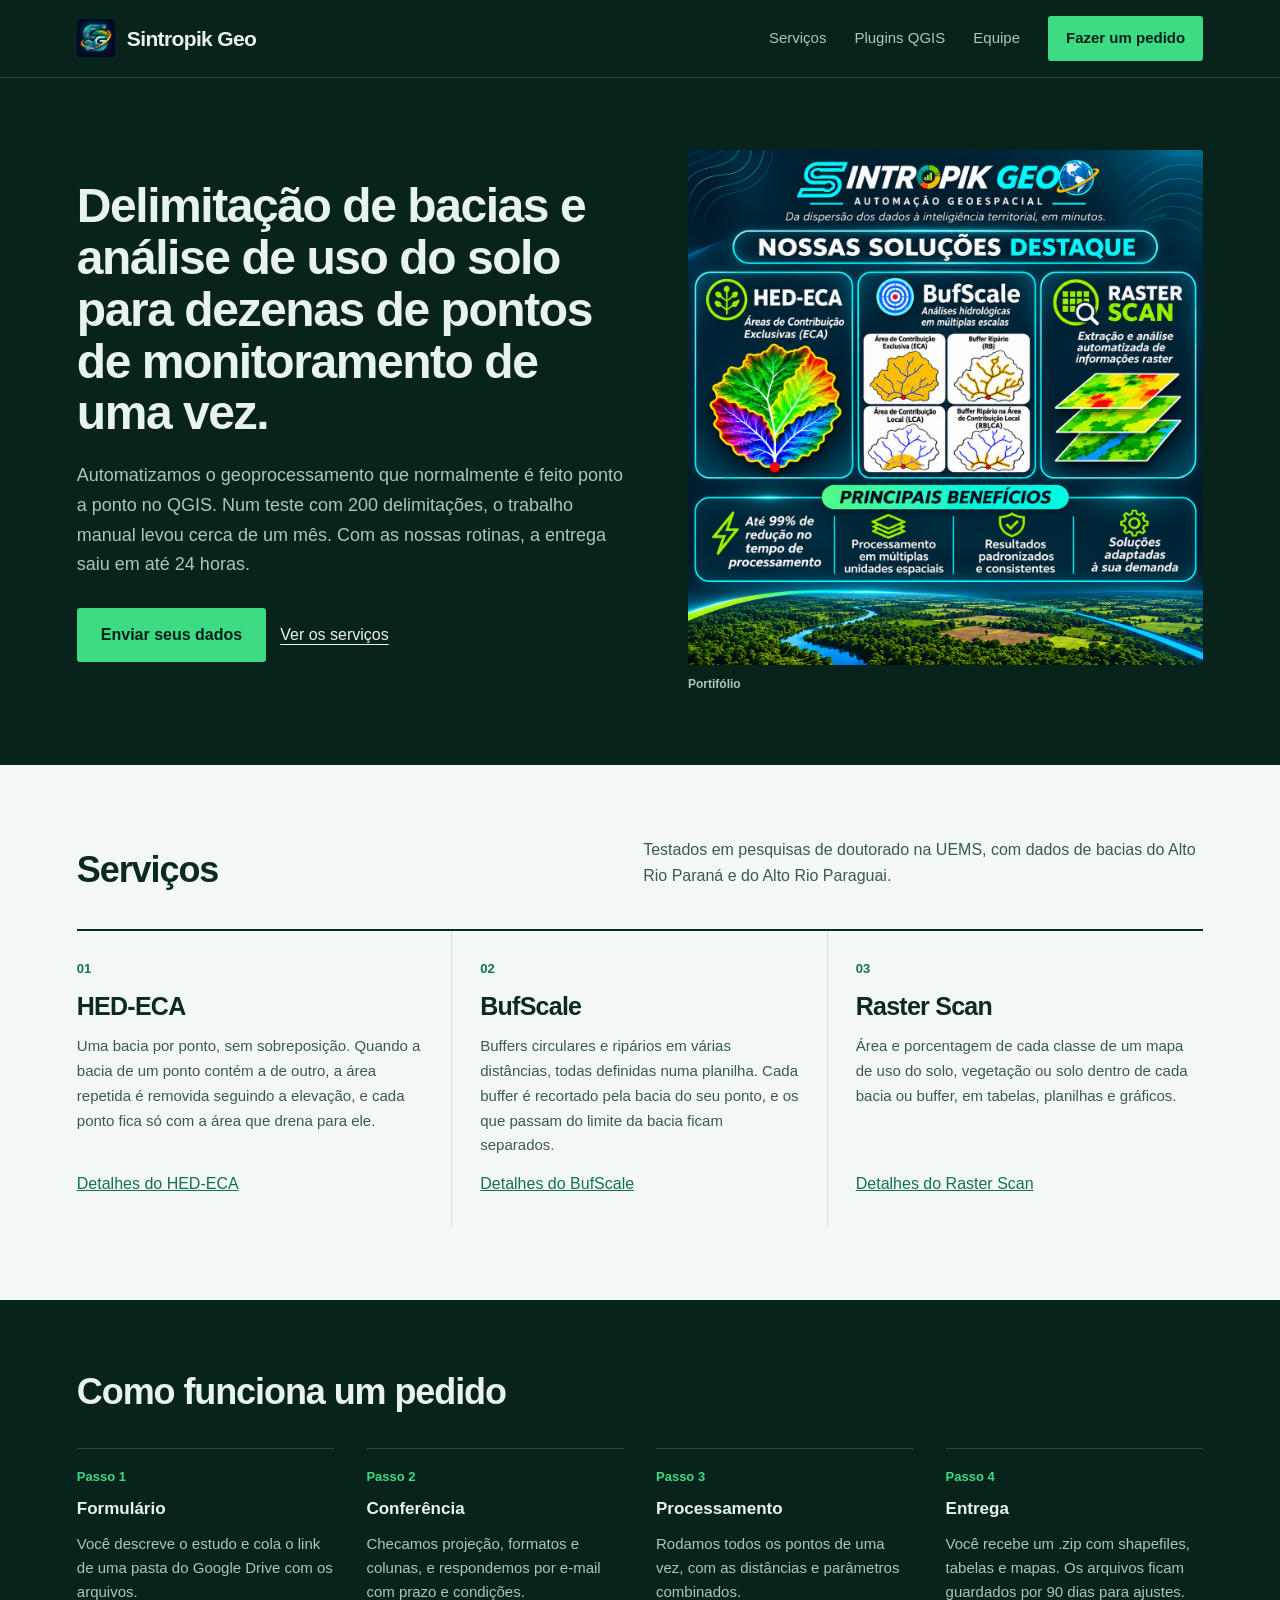
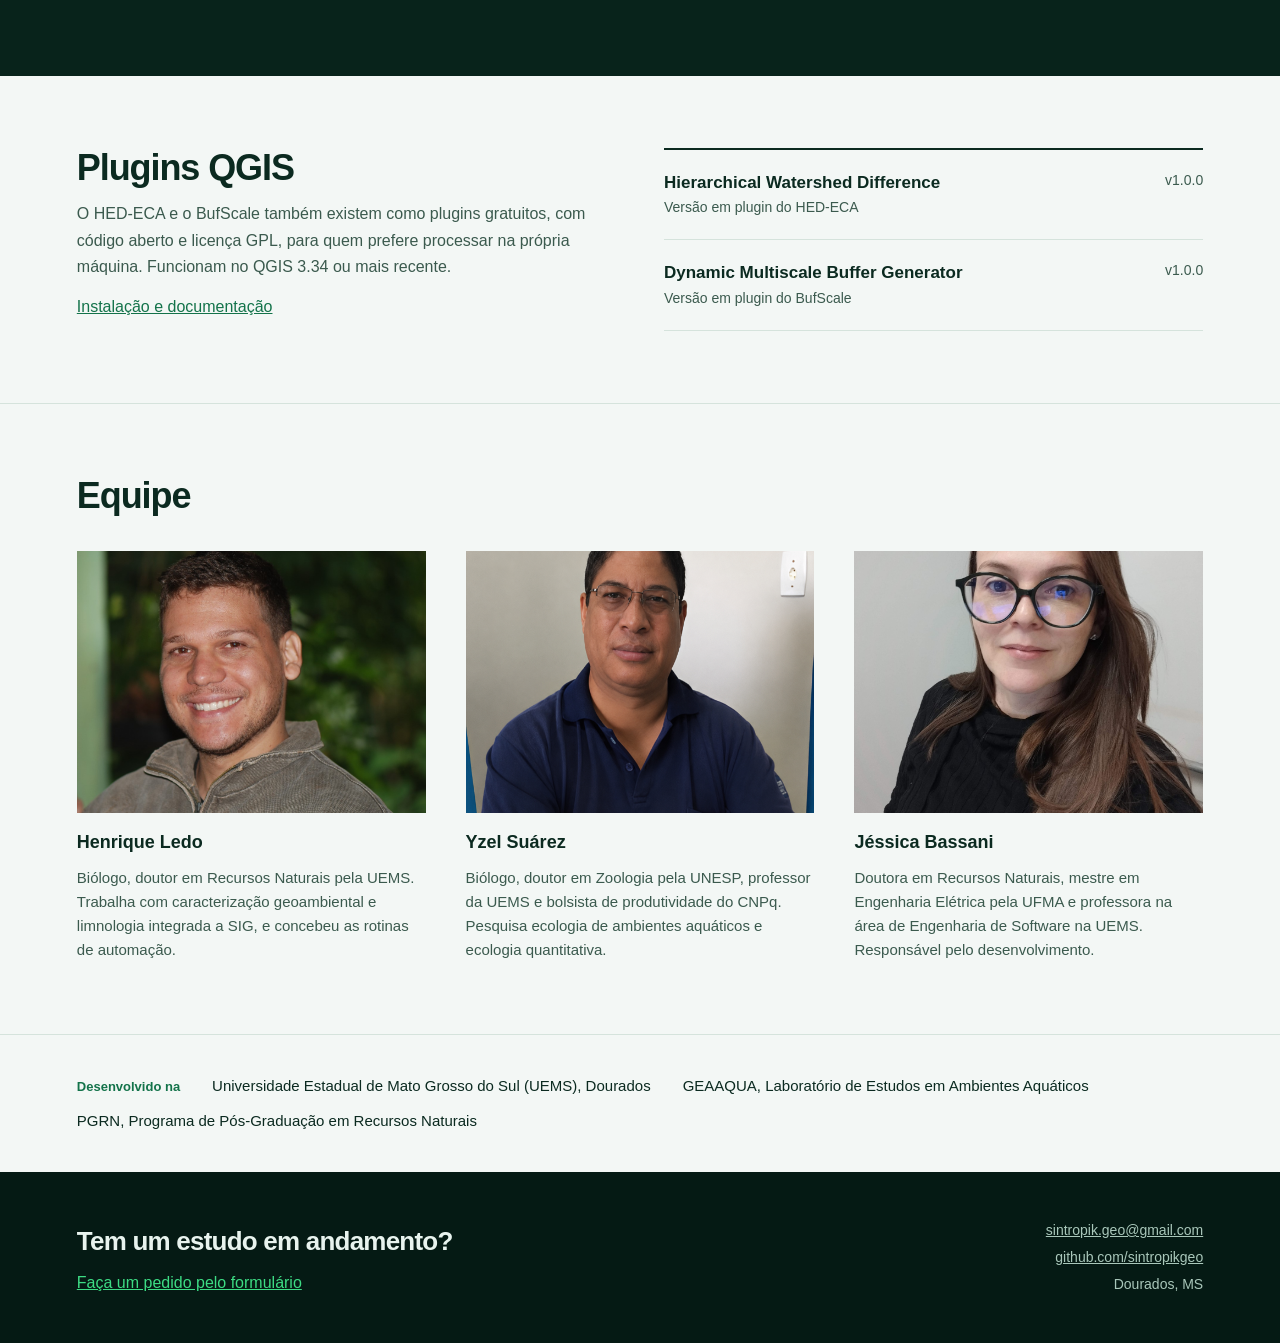
<file: index.html>
<!doctype html>
<html lang="pt-BR">
<head>
  <meta charset="utf-8">
  <meta name="viewport" content="width=device-width, initial-scale=1">
  <title>Sintropik Geo</title>
  <meta name="description" content="Delimitação de bacias, buffers multiescala e análise de uso do solo para muitos pontos de monitoramento de uma vez.">
  <link rel="icon" href="assets/img/favicon.png">
  <link rel="stylesheet" href="assets/css/style.css">
</head>
<body data-pagina="inicio">
  <a href="#conteudo" class="pular">Ir para o conteúdo</a>
  <header id="topo" class="topo-site"></header>
  <main id="conteudo"><p class="carregando">Carregando…</p></main>
  <footer id="rodape" class="rodape"></footer>
  <noscript><p class="carregando">Este site precisa de JavaScript ativado.</p></noscript>
  <script src="assets/js/main.js"></script>
</body>
</html>
</file>
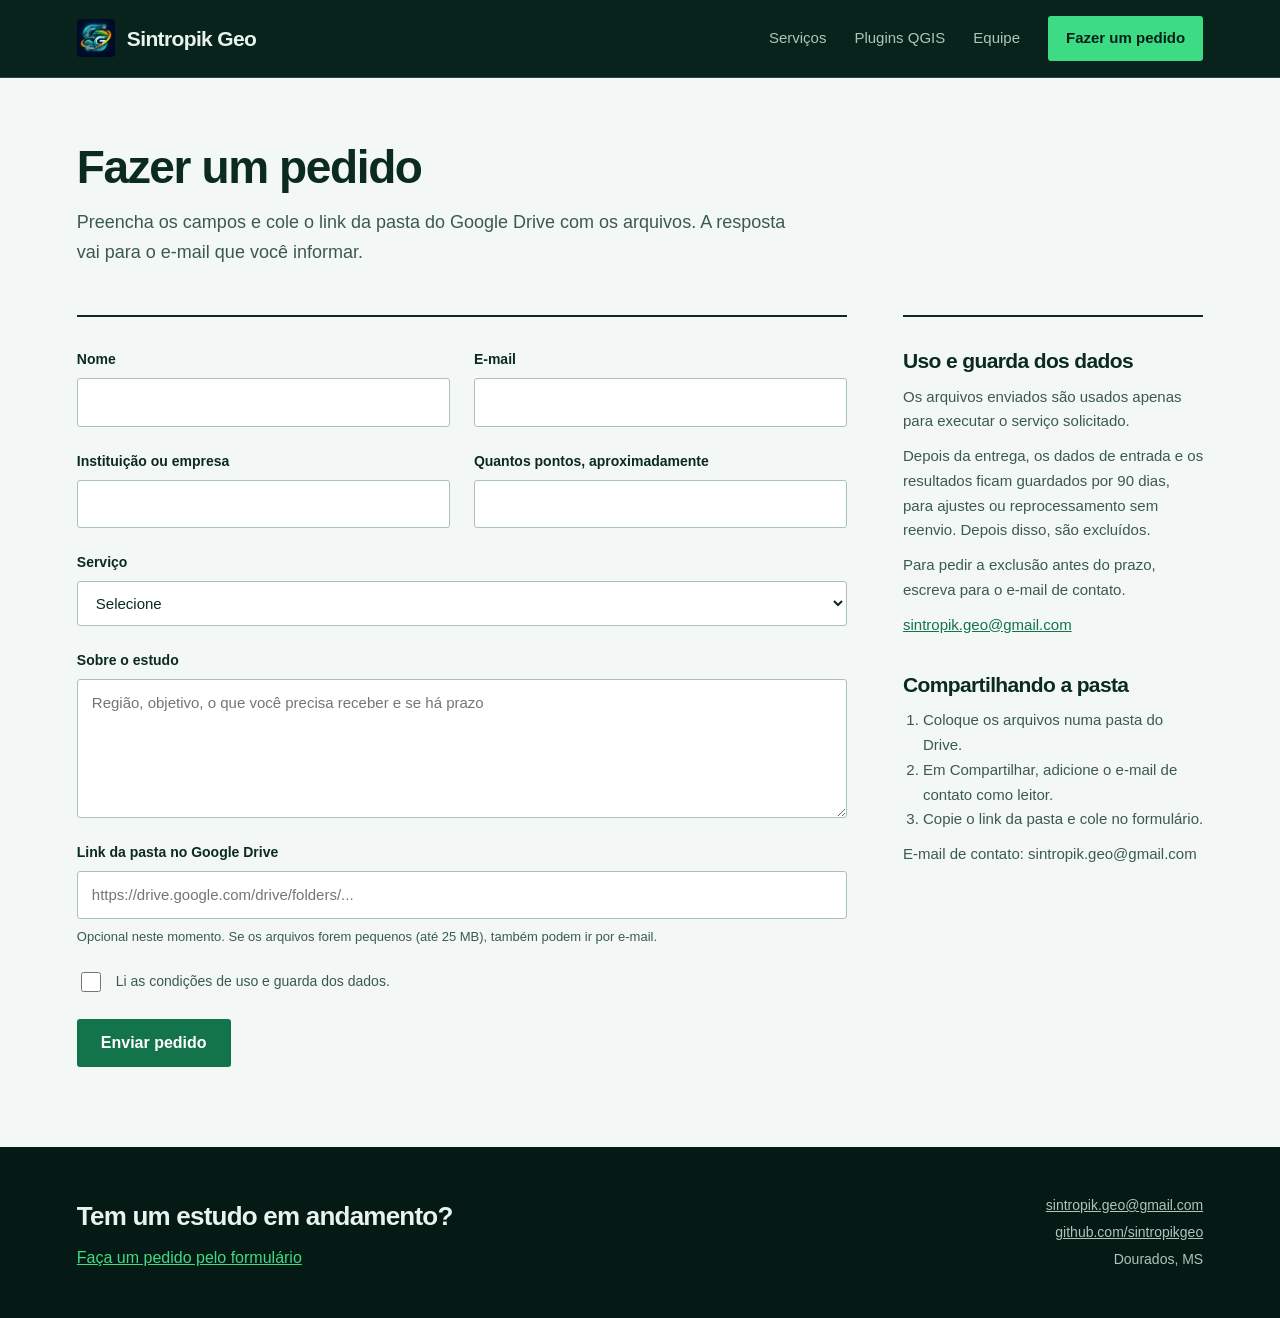
<file: pedido.html>
<!doctype html>
<html lang="pt-BR">
<head>
  <meta charset="utf-8">
  <meta name="viewport" content="width=device-width, initial-scale=1">
  <title>Fazer um pedido · Sintropik Geo</title>
  <meta name="description" content="Formulário para solicitar processamento geoespacial à Sintropik Geo.">
  <link rel="icon" href="assets/img/favicon.png">
  <link rel="stylesheet" href="assets/css/style.css">
</head>
<body data-pagina="pedido">
  <a href="#conteudo" class="pular">Ir para o conteúdo</a>
  <header id="topo" class="topo-site"></header>
  <main id="conteudo"><p class="carregando">Carregando…</p></main>
  <footer id="rodape" class="rodape"></footer>
  <noscript><p class="carregando">Este site precisa de JavaScript ativado.</p></noscript>
  <script src="assets/js/main.js"></script>
</body>
</html>
</file>
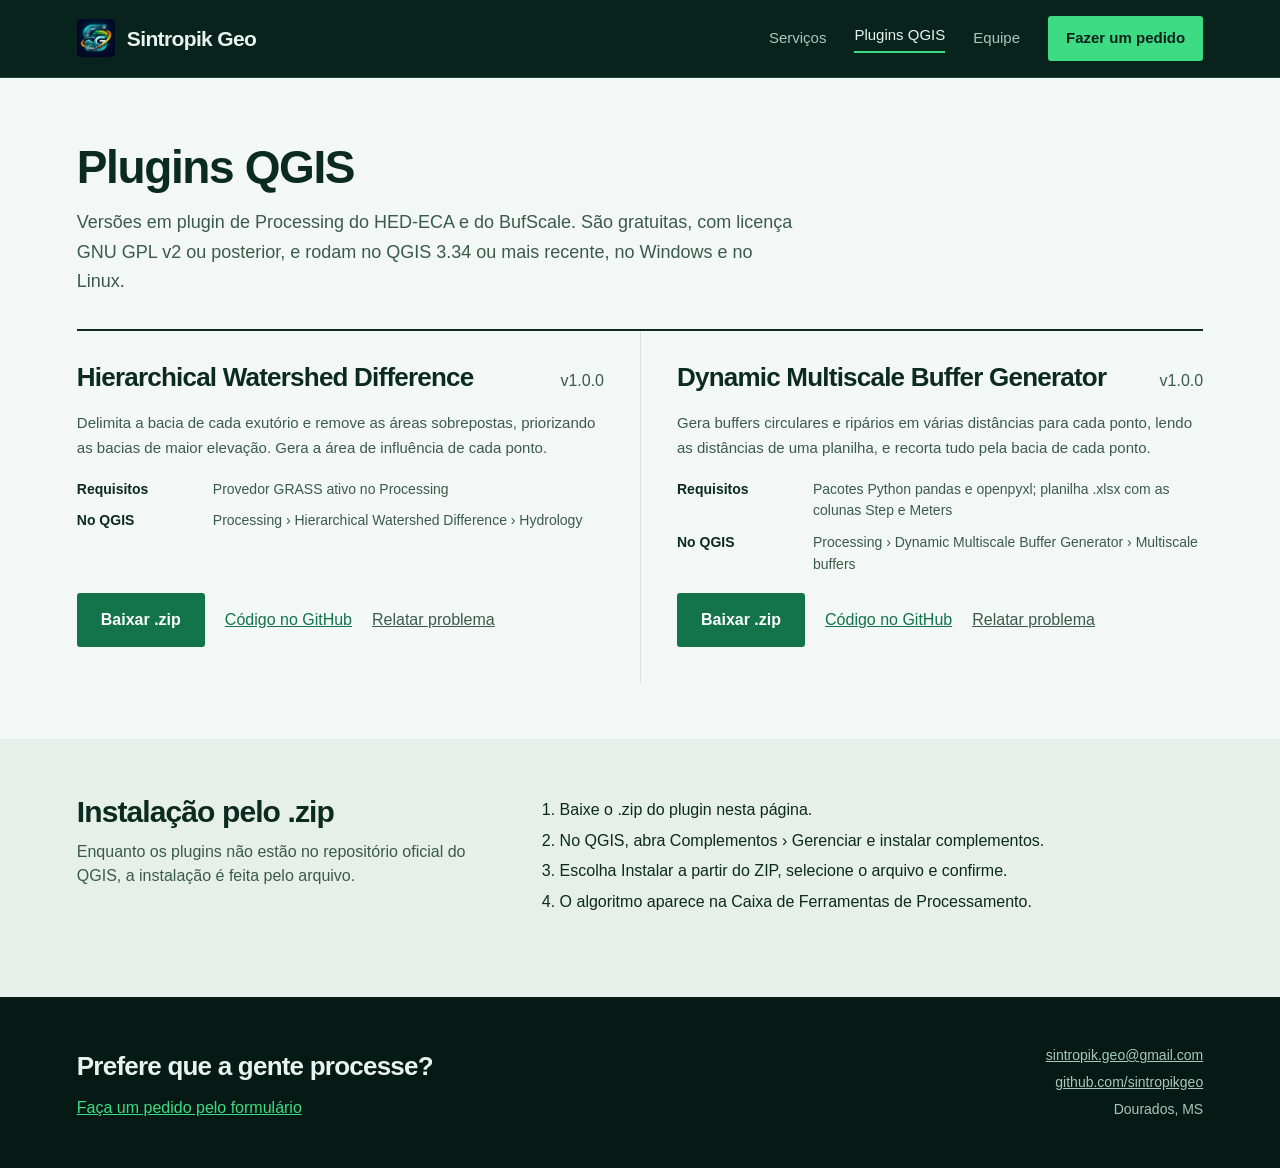
<file: plugins.html>
<!doctype html>
<html lang="pt-BR">
<head>
  <meta charset="utf-8">
  <meta name="viewport" content="width=device-width, initial-scale=1">
  <title>Plugins QGIS · Sintropik Geo</title>
  <meta name="description" content="Plugins gratuitos para QGIS: Hierarchical Watershed Difference e Dynamic Multiscale Buffer Generator.">
  <link rel="icon" href="assets/img/favicon.png">
  <link rel="stylesheet" href="assets/css/style.css">
</head>
<body data-pagina="plugins">
  <a href="#conteudo" class="pular">Ir para o conteúdo</a>
  <header id="topo" class="topo-site"></header>
  <main id="conteudo"><p class="carregando">Carregando…</p></main>
  <footer id="rodape" class="rodape"></footer>
  <noscript><p class="carregando">Este site precisa de JavaScript ativado.</p></noscript>
  <script src="assets/js/main.js"></script>
</body>
</html>
</file>
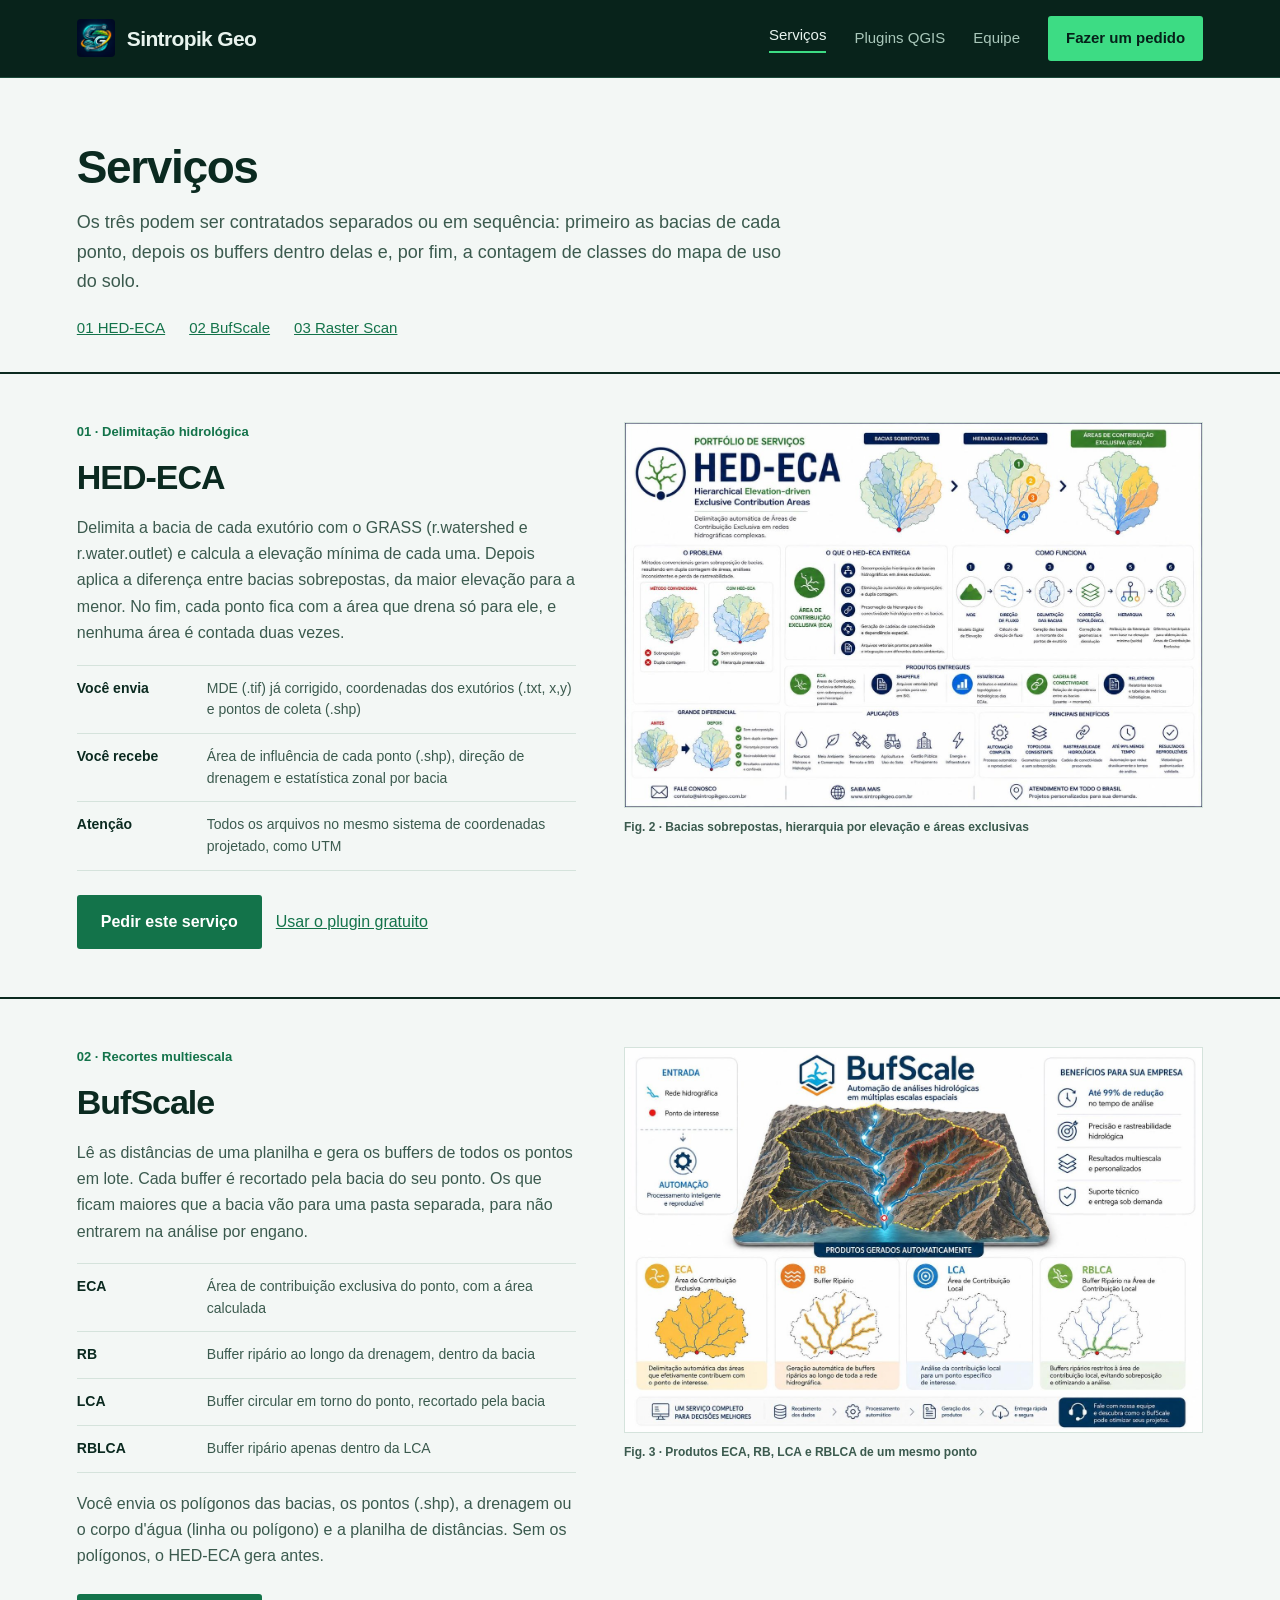
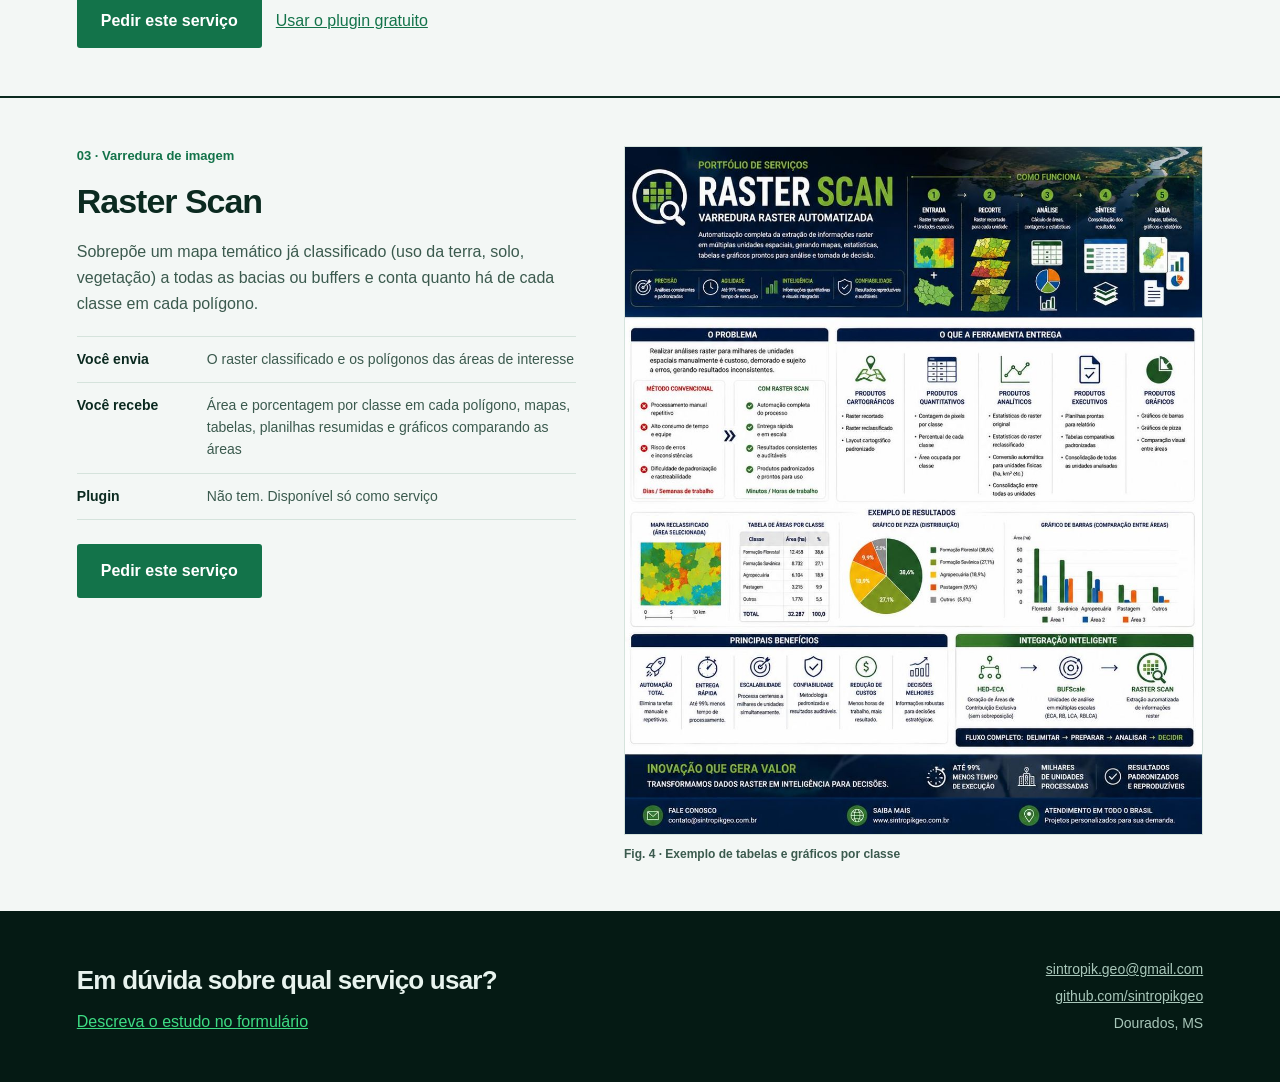
<file: servicos.html>
<!doctype html>
<html lang="pt-BR">
<head>
  <meta charset="utf-8">
  <meta name="viewport" content="width=device-width, initial-scale=1">
  <title>Serviços · Sintropik Geo</title>
  <meta name="description" content="HED-ECA, BufScale e Raster Scan: o que cada serviço faz, o que enviar e o que você recebe.">
  <link rel="icon" href="assets/img/favicon.png">
  <link rel="stylesheet" href="assets/css/style.css">
</head>
<body data-pagina="servicos">
  <a href="#conteudo" class="pular">Ir para o conteúdo</a>
  <header id="topo" class="topo-site"></header>
  <main id="conteudo"><p class="carregando">Carregando…</p></main>
  <footer id="rodape" class="rodape"></footer>
  <noscript><p class="carregando">Este site precisa de JavaScript ativado.</p></noscript>
  <script src="assets/js/main.js"></script>
</body>
</html>
</file>
<file: assets/css/style.css>
/* Sintropik Geo
   Cores e medidas ficam nas variáveis abaixo. Mudou aqui, muda no site todo. */
:root {
  --escuro: #08231B;
  --escuro-2: #0C2E24;
  --rodape: #051A14;
  --linha-escura: #1C4A3B;
  --texto-claro: #E8F3EE;
  --texto-claro-2: #A9C7BA;
  --destaque-escuro: #3DDC84;   /* verde vivo, usado sobre fundo escuro */
  --destaque-escuro-texto: #062019;

  --claro: #F3F7F5;
  --claro-2: #E6EFEA;
  --branco: #FFFFFF;
  --texto: #0B2A20;
  --texto-2: #3B5A4E;
  --linha: #D5E3DC;
  --campo: #A9C2B7;
  --destaque: #13734A;          /* verde médio, usado sobre fundo claro */
  --destaque-hover: #0B4F32;

  --fonte: Arial, Helvetica, sans-serif;
  --margem: 6%;
  --raio: 3px;
}

* { box-sizing: border-box; }
html { scroll-behavior: smooth; }
body {
  margin: 0;
  font-family: var(--fonte);
  color: var(--texto);
  background: var(--claro);
  line-height: 1.5;
}
img { max-width: 100%; display: block; }
a { color: var(--destaque); }
a:hover { color: var(--destaque-hover); }
h1, h2, h3 { font-weight: 700; letter-spacing: -0.03em; margin: 0; line-height: 1.1; }
p { margin: 0; }

.pular { position: absolute; left: -9999px; }
.pular:focus { left: 12px; top: 12px; background: var(--branco); padding: 8px 12px; z-index: 10; }

/* Botões */
.botao {
  display: inline-block; text-decoration: none; font-weight: 700; font-size: 16px;
  padding: 15px 24px; border-radius: var(--raio); border: none; cursor: pointer;
  background: var(--destaque); color: var(--branco);
}
.botao:hover { background: var(--destaque-hover); color: var(--branco); }
.escuro .botao, .topo-site .botao { background: var(--destaque-escuro); color: var(--destaque-escuro-texto); }
.escuro .botao:hover, .topo-site .botao:hover { background: #7CF0B0; color: var(--destaque-escuro-texto); }
.botao-pequeno { padding: 11px 18px; font-size: 15px; }
.link-simples { font-size: 16px; text-underline-offset: 4px; }

/* Cabeçalho */
.topo-site {
  display: flex; flex-wrap: wrap; align-items: center; justify-content: space-between; gap: 16px;
  padding: 16px var(--margem); background: var(--escuro); border-bottom: 1px solid var(--linha-escura);
}
.marca { display: flex; align-items: center; gap: 12px; text-decoration: none; color: var(--texto-claro); }
.marca:hover { color: var(--texto-claro); }
.marca img { width: 38px; height: 38px; border-radius: 4px; object-fit: cover; }
.marca span { font-weight: 700; font-size: 21px; letter-spacing: -0.03em; }
.menu { display: flex; flex-wrap: wrap; align-items: center; gap: 28px; font-size: 15px; }
.menu a:not(.botao) { color: var(--texto-claro-2); text-decoration: none; }
.menu a:not(.botao):hover { color: var(--texto-claro); }
.menu a[aria-current="page"] { color: var(--texto-claro); border-bottom: 2px solid var(--destaque-escuro); padding-bottom: 4px; }

/* Seções */
.secao { padding: 72px var(--margem); }
.secao + .secao { border-top: 1px solid var(--linha); }
.escuro { background: var(--escuro); color: var(--texto-claro); }
.escuro a:not(.botao) { color: var(--texto-claro); }
.escuro .secao-texto, .escuro .muted { color: var(--texto-claro-2); }
.escuro + .secao, .secao + .escuro { border-top: none; }
.tom { background: var(--claro-2); }
.secao h2 { font-size: 36px; }
.cabeca-secao { display: flex; flex-wrap: wrap; justify-content: space-between; align-items: flex-end; gap: 20px; margin-bottom: 40px; }
.secao-texto { font-size: 16px; line-height: 1.65; color: var(--texto-2); max-width: 560px; }
.muted { color: var(--texto-2); }
.rotulo { font-weight: 700; font-size: 13px; color: var(--destaque); }
.escuro .rotulo { color: var(--destaque-escuro); }

/* Topo da página inicial */
.abertura { display: flex; flex-wrap: wrap; gap: 56px; align-items: center; }
.abertura-texto { flex: 1 1 460px; display: flex; flex-direction: column; gap: 22px; }
.abertura h1 { font-size: 48px; line-height: 1.08; }
.abertura p { font-size: 18px; line-height: 1.65; max-width: 560px; }
.acoes { display: flex; flex-wrap: wrap; gap: 14px; align-items: center; margin-top: 6px; }
.figura { flex: 1 1 420px; margin: 0; display: flex; flex-direction: column; gap: 10px; }
.figura img { width: 100%; height: auto; }
.abertura .figura img { aspect-ratio: 1 / 1; object-fit: cover; border-radius: 2px; }
figcaption { font-weight: 700; font-size: 12px; line-height: 1.5; color: var(--texto-2); }
.escuro figcaption { color: var(--texto-claro-2); }

/* Cabeçalho de página interna */
.cabeca-pagina { padding: 64px var(--margem) 32px; display: flex; flex-direction: column; gap: 16px; max-width: 880px; }
.cabeca-pagina h1 { font-size: 46px; }
.cabeca-pagina p { font-size: 18px; line-height: 1.65; color: var(--texto-2); }
.atalhos { display: flex; flex-wrap: wrap; gap: 24px; font-size: 15px; margin-top: 4px; }

/* Grade de serviços (início) */
.grade-servicos { display: grid; grid-template-columns: repeat(auto-fit, minmax(280px, 1fr)); border-top: 2px solid var(--texto); }
.grade-servicos article { padding: 28px 28px 32px; display: flex; flex-direction: column; gap: 14px; border-right: 1px solid var(--linha); }
.grade-servicos article:first-child { padding-left: 0; }
.grade-servicos article:last-child { border-right: none; padding-right: 0; }
.grade-servicos h3 { font-size: 25px; }
.grade-servicos p { font-size: 15px; line-height: 1.65; color: var(--texto-2); flex-grow: 1; }

/* Passos */
.passos { list-style: none; margin: 0; padding: 0; display: grid; grid-template-columns: repeat(auto-fit, minmax(220px, 1fr)); gap: 32px; }
.passos li { display: flex; flex-direction: column; gap: 10px; border-top: 1px solid var(--linha-escura); padding-top: 18px; }
.passos strong { font-size: 17px; }
.passos p { font-size: 15px; line-height: 1.6; color: var(--texto-claro-2); }

/* Lista de plugins (início) */
.duas-colunas { display: flex; flex-wrap: wrap; gap: 48px; align-items: flex-start; }
.duas-colunas > * { flex: 1 1 400px; }
.coluna-texto { display: flex; flex-direction: column; gap: 14px; }
.lista-linhas { display: flex; flex-direction: column; border-top: 2px solid var(--texto); }
.lista-linhas a { display: flex; justify-content: space-between; gap: 16px; padding: 20px 0; border-bottom: 1px solid var(--linha); text-decoration: none; color: var(--texto); }
.lista-linhas a:hover strong { color: var(--destaque); }
.lista-linhas strong { font-size: 17px; display: block; }
.lista-linhas small { font-size: 14px; color: var(--texto-2); }

/* Equipe */
.grade-equipe { display: grid; grid-template-columns: repeat(auto-fit, minmax(260px, 1fr)); gap: 40px; }
.pessoa { display: flex; flex-direction: column; gap: 10px; }
.pessoa img, .pessoa .sem-foto { width: 100%; aspect-ratio: 4 / 3; object-fit: cover; background: var(--linha); }
.pessoa .sem-foto { display: flex; align-items: center; justify-content: center; font-size: 40px; font-weight: 700; color: var(--texto-2); }
.pessoa strong { font-size: 18px; margin-top: 6px; }
.pessoa p { font-size: 15px; line-height: 1.6; color: var(--texto-2); }

/* Apoio */
.apoio { padding: 40px var(--margem); border-top: 1px solid var(--linha); display: flex; flex-wrap: wrap; gap: 12px 32px; align-items: baseline; font-size: 15px; }

/* Serviço detalhado */
.servico { padding: 48px var(--margem); border-top: 2px solid var(--texto); display: flex; flex-wrap: wrap; gap: 48px; }
.servico-texto { flex: 1 1 420px; display: flex; flex-direction: column; gap: 18px; }
.servico-texto h2 { font-size: 34px; }
.servico-texto > p { font-size: 16px; line-height: 1.65; color: var(--texto-2); }
.servico .figura { flex: 1 1 500px; }
.servico .figura img { border: 1px solid var(--linha); }
.tabela { border-collapse: collapse; font-size: 14px; line-height: 1.55; width: 100%; }
.tabela tr { border-top: 1px solid var(--linha); }
.tabela tr:last-child { border-bottom: 1px solid var(--linha); }
.tabela th { text-align: left; padding: 12px 16px 12px 0; vertical-align: top; width: 130px; }
.tabela td { padding: 12px 0; color: var(--texto-2); }
.nota { font-size: 14px; line-height: 1.6; color: var(--texto-2); }

/* Plugins detalhados */
.grade-plugins { margin: 0 var(--margem) 56px; display: grid; grid-template-columns: repeat(auto-fit, minmax(380px, 1fr)); border-top: 2px solid var(--texto); }
.plugin { padding: 32px 36px 36px 0; display: flex; flex-direction: column; gap: 18px; }
.plugin + .plugin { padding: 32px 0 36px 36px; border-left: 1px solid var(--linha); }
.plugin-topo { display: flex; justify-content: space-between; gap: 16px; align-items: baseline; flex-wrap: wrap; }
.plugin h2 { font-size: 26px; }
.plugin > p { font-size: 15px; line-height: 1.65; color: var(--texto-2); }
.plugin dl { margin: 0; display: grid; grid-template-columns: 120px minmax(0, 1fr); gap: 10px 16px; font-size: 14px; line-height: 1.55; }
.plugin dt { font-weight: 700; }
.plugin dd { margin: 0; color: var(--texto-2); }
.plugin-acoes { display: flex; flex-wrap: wrap; gap: 20px; align-items: center; margin-top: auto; }
.instalar { padding: 56px var(--margem) 80px; display: flex; flex-wrap: wrap; gap: 48px; }
.instalar > div { flex: 1 1 320px; display: flex; flex-direction: column; gap: 12px; }
.instalar h2 { font-size: 30px; }
.instalar ol { flex: 2 1 480px; margin: 0; padding-left: 22px; font-size: 16px; line-height: 1.9; }

/* Formulário */
.pedido { padding: 16px var(--margem) 80px; display: flex; flex-wrap: wrap; gap: 56px; align-items: flex-start; }
.pedido-form { flex: 999 1 560px; min-width: 0; border-top: 2px solid var(--texto); padding-top: 32px; }
.pedido aside { flex: 1 1 300px; display: flex; flex-direction: column; gap: 36px; border-top: 2px solid var(--texto); padding-top: 32px; }
.pedido aside h2 { font-size: 21px; margin-bottom: 12px; }
.pedido aside p, .pedido aside li { font-size: 15px; line-height: 1.65; color: var(--texto-2); }
.pedido aside p + p { margin-top: 10px; }
.pedido aside ol { margin: 0; padding-left: 20px; }
form { display: flex; flex-direction: column; gap: 24px; }
.linha-campos { display: grid; grid-template-columns: repeat(auto-fit, minmax(240px, 1fr)); gap: 24px; }
.campo { display: flex; flex-direction: column; gap: 8px; }
.campo label { font-size: 14px; font-weight: 700; }
.campo input, .campo select, .campo textarea {
  font: inherit; font-size: 15px; color: var(--texto); background: var(--branco);
  border: 1px solid var(--campo); border-radius: var(--raio); padding: 12px 14px;
}
.campo textarea { resize: vertical; }
.campo input:focus, .campo select:focus, .campo textarea:focus { outline: 2px solid var(--destaque); outline-offset: 1px; }
.campo small { font-size: 13px; color: var(--texto-2); }
.aceite { display: flex; gap: 12px; align-items: flex-start; font-size: 14px; color: var(--texto-2); }
.aceite input { width: 20px; height: 20px; margin-top: 1px; accent-color: var(--destaque); }
.escondido { position: absolute; left: -9999px; }
.sucesso { display: flex; flex-direction: column; gap: 16px; align-items: flex-start; }
.sucesso h2 { font-size: 32px; }
.sucesso p { font-size: 16px; line-height: 1.65; color: var(--texto-2); max-width: 540px; }

/* Rodapé */
.rodape { padding: 48px var(--margem); background: var(--rodape); color: var(--texto-claro-2); display: flex; flex-wrap: wrap; gap: 32px; justify-content: space-between; align-items: flex-end; }
.rodape-chamada { display: flex; flex-direction: column; gap: 10px; }
.rodape-chamada span { font-size: 26px; font-weight: 700; letter-spacing: -0.03em; color: var(--texto-claro); }
.rodape-chamada a { color: var(--destaque-escuro); font-size: 16px; }
.rodape-contato { display: flex; flex-direction: column; gap: 6px; font-size: 14px; text-align: right; }
.rodape-contato a { color: var(--texto-claro-2); }

.carregando { padding: 120px var(--margem); color: var(--texto-2); }

/* Celular */
@media (max-width: 700px) {
  .abertura h1 { font-size: 34px; }
  .cabeca-pagina h1 { font-size: 34px; }
  .secao h2 { font-size: 28px; }
  .menu { gap: 18px; }
  .grade-servicos article, .grade-servicos article:first-child, .grade-servicos article:last-child { padding: 24px 0; border-right: none; border-bottom: 1px solid var(--linha); }
  .plugin, .plugin + .plugin { padding: 28px 0; border-left: none; }
  .plugin + .plugin { border-top: 1px solid var(--linha); }
  .grade-plugins { grid-template-columns: minmax(0, 1fr); }
  .rodape-contato { text-align: left; }
}
</file>
